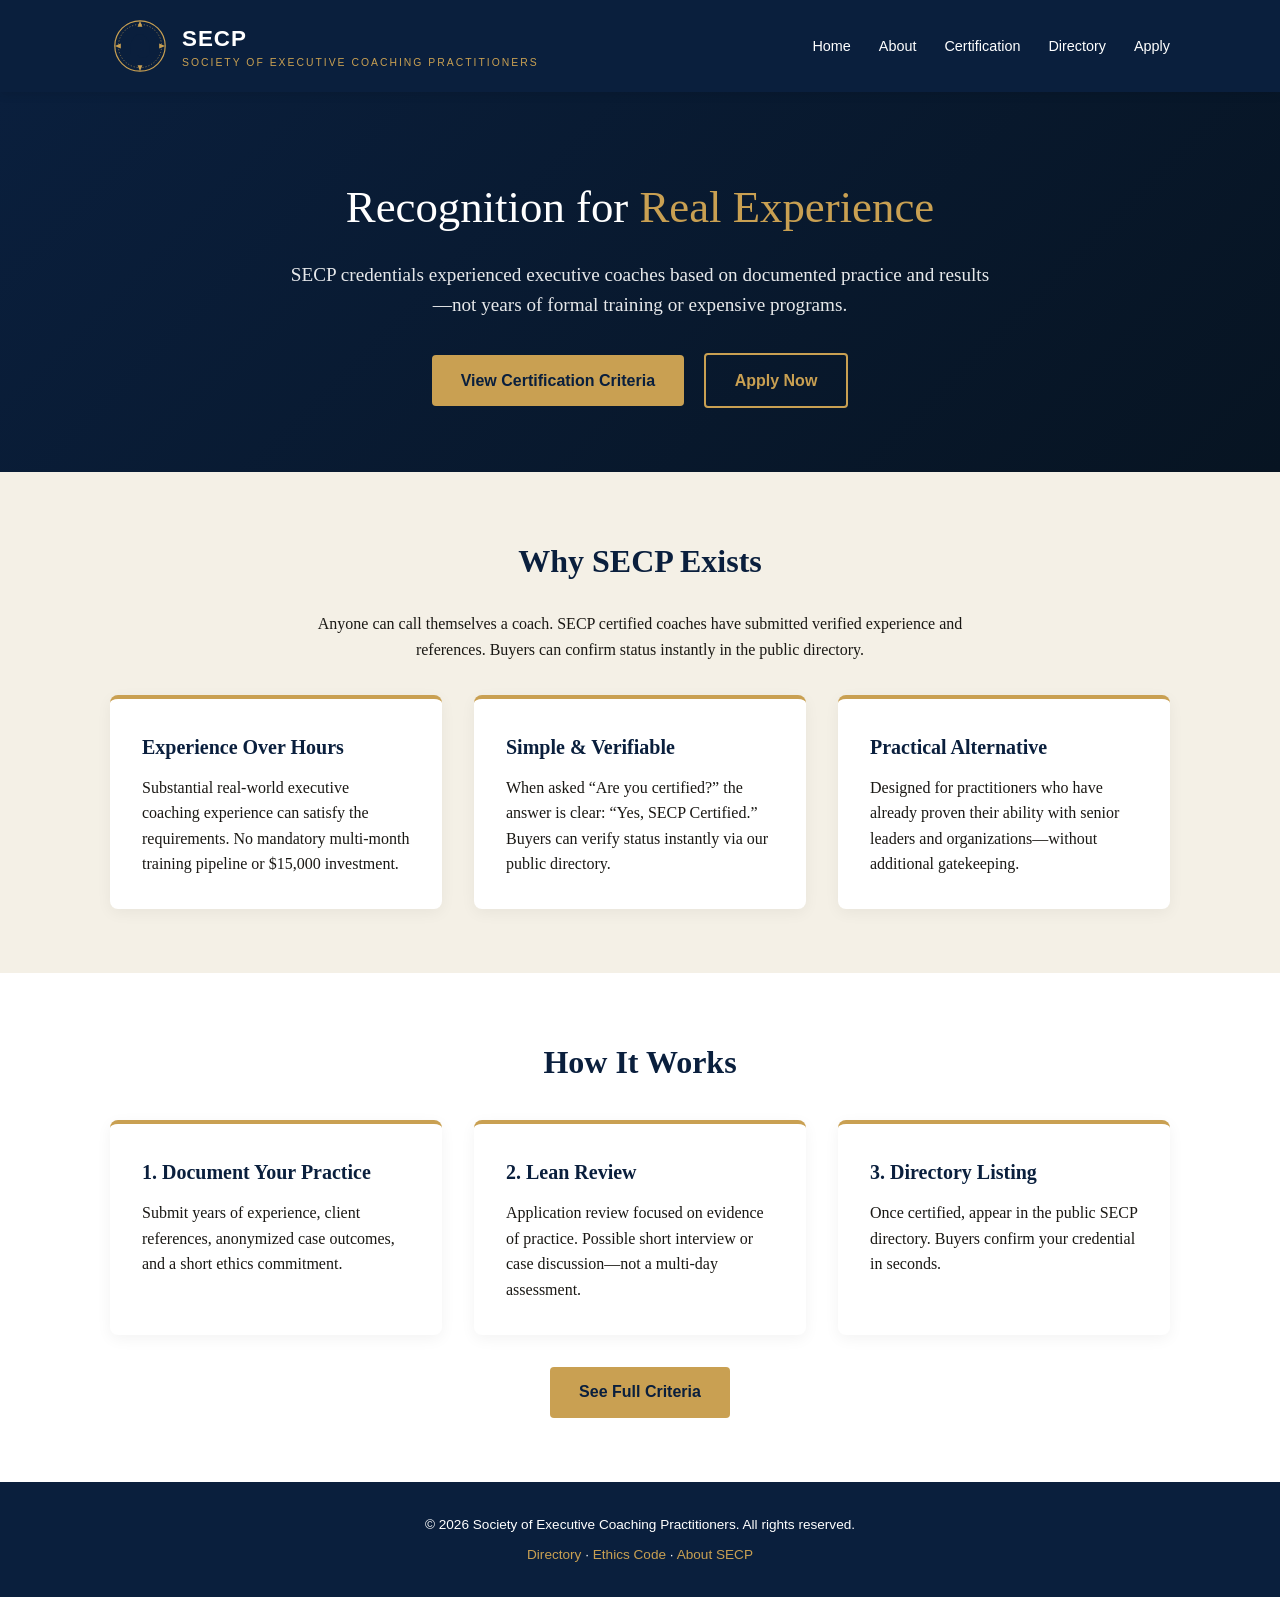
<file: index.html>
<!DOCTYPE html>
<html lang="en">
<head>
  <meta charset="UTF-8">
  <meta name="viewport" content="width=device-width, initial-scale=1.0">
  <title>Society of Executive Coaching Practitioners (SECP)</title>
  <link rel="stylesheet" href="css/style.css">
</head>
<body>
  <header>
    <div class="container header-inner">
      <a href="index.html" class="logo">
        <img src="images/logo.svg" alt="SECP Logo" style="height:60px; width:auto;">
        <div class="logo-text">SECP<span>SOCIETY OF EXECUTIVE COACHING PRACTITIONERS</span></div>
      </a>
      <nav>
        <a href="index.html">Home</a>
        <a href="about.html">About</a>
        <a href="criteria.html">Certification</a>
        <a href="directory.html">Directory</a>
        <a href="apply.html">Apply</a>
      </nav>
    </div>
  </header>

  <section class="hero">
    <div class="container">
      <h1>Recognition for <span class="accent">Real Experience</span></h1>
      <p>SECP credentials experienced executive coaches based on documented practice and results—not years of formal training or expensive programs.</p>
      <a href="criteria.html" class="btn">View Certification Criteria</a>
      <a href="apply.html" class="btn btn-outline">Apply Now</a>
    </div>
  </section>

  <section>
    <div class="container">
      <h2>Why SECP Exists</h2>
      <p style="text-align: center; max-width: 700px; margin: 0 auto 2rem;">Anyone can call themselves a coach. SECP certified coaches have submitted verified experience and references. Buyers can confirm status instantly in the public directory.</p>
      <div class="grid-3">
        <div class="card">
          <h3>Experience Over Hours</h3>
          <p>Substantial real-world executive coaching experience can satisfy the requirements. No mandatory multi-month training pipeline or $15,000 investment.</p>
        </div>
        <div class="card">
          <h3>Simple & Verifiable</h3>
          <p>When asked “Are you certified?” the answer is clear: “Yes, SECP Certified.” Buyers can verify status instantly via our public directory.</p>
        </div>
        <div class="card">
          <h3>Practical Alternative</h3>
          <p>Designed for practitioners who have already proven their ability with senior leaders and organizations—without additional gatekeeping.</p>
        </div>
      </div>
    </div>
  </section>

  <section style="background: white;">
    <div class="container">
      <h2>How It Works</h2>
      <div class="grid-3">
        <div class="card">
          <h3>1. Document Your Practice</h3>
          <p>Submit years of experience, client references, anonymized case outcomes, and a short ethics commitment.</p>
        </div>
        <div class="card">
          <h3>2. Lean Review</h3>
          <p>Application review focused on evidence of practice. Possible short interview or case discussion—not a multi-day assessment.</p>
        </div>
        <div class="card">
          <h3>3. Directory Listing</h3>
          <p>Once certified, appear in the public SECP directory. Buyers confirm your credential in seconds.</p>
        </div>
      </div>
      <p style="text-align: center; margin-top: 2rem;"><a href="criteria.html" class="btn">See Full Criteria</a></p>
    </div>
  </section>

  <footer>
    <div class="container">
      <p>&copy; 2026 Society of Executive Coaching Practitioners. All rights reserved.</p>
      <p style="margin-top: 0.5rem;"><a href="directory.html">Directory</a> · <a href="ethics.html">Ethics Code</a> · <a href="about.html">About SECP</a></p>
    </div>
  </footer>
</body>
</html>
</file>
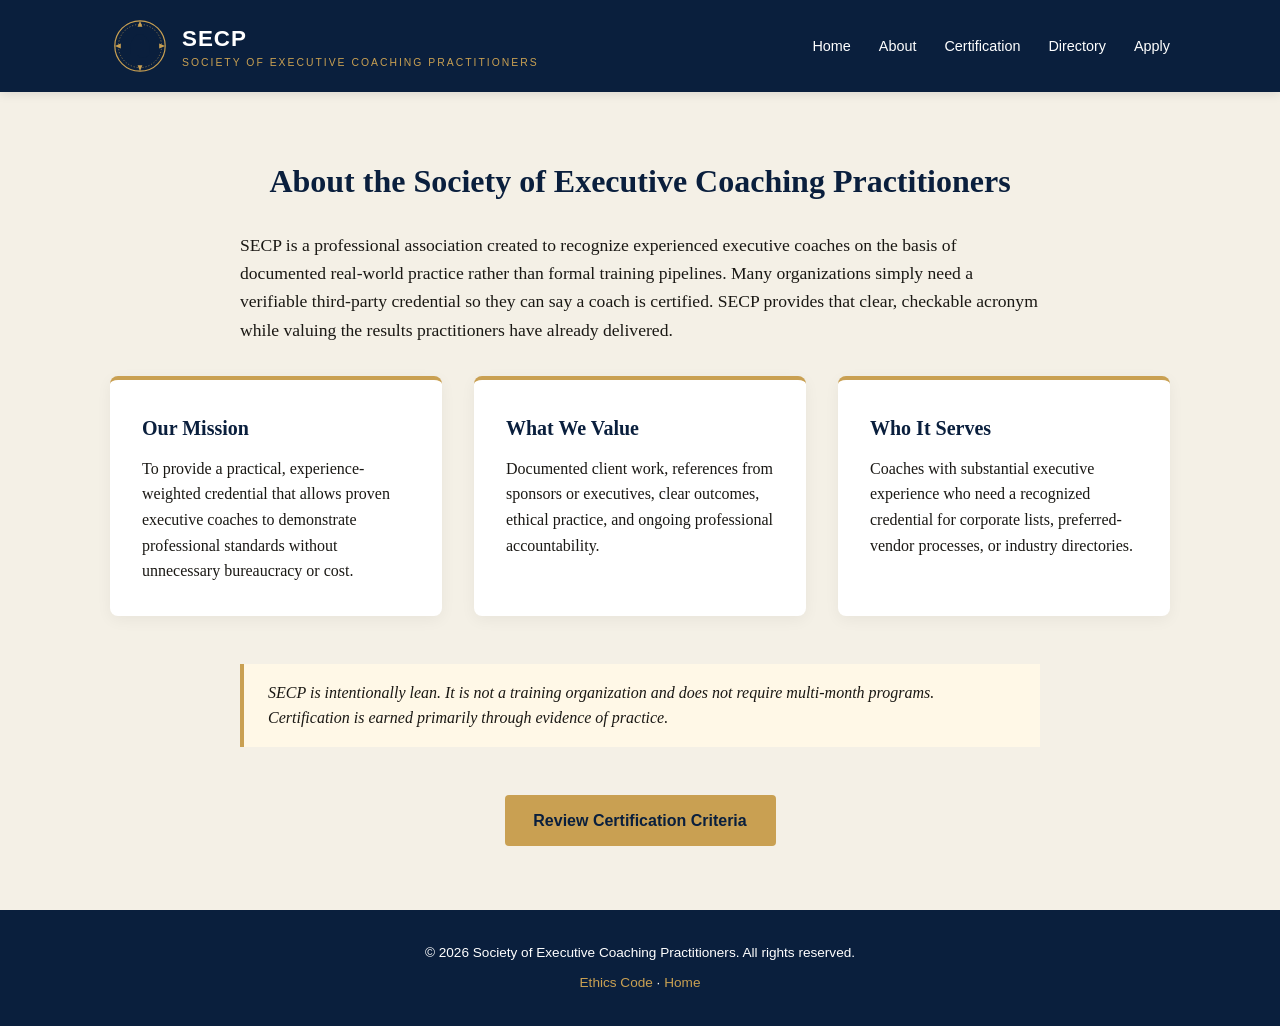
<file: about.html>
<!DOCTYPE html>
<html lang="en">
<head>
  <meta charset="UTF-8">
  <meta name="viewport" content="width=device-width, initial-scale=1.0">
  <title>About SECP | Society of Executive Coaching Practitioners</title>
  <link rel="stylesheet" href="css/style.css">
</head>
<body>
  <header>
    <div class="container header-inner">
      <a href="index.html" class="logo">
        <img src="images/logo.svg" alt="SECP Logo" style="height:60px; width:auto;">
        <div class="logo-text">SECP<span>SOCIETY OF EXECUTIVE COACHING PRACTITIONERS</span></div>
      </a>
      <nav>
        <a href="index.html">Home</a>
        <a href="about.html">About</a>
        <a href="criteria.html">Certification</a>
        <a href="directory.html">Directory</a>
        <a href="apply.html">Apply</a>
      </nav>
    </div>
  </header>

  <section>
    <div class="container">
      <h2>About the Society of Executive Coaching Practitioners</h2>
      <p style="max-width: 800px; margin: 0 auto 2rem; font-size: 1.1rem;">SECP is a professional association created to recognize experienced executive coaches on the basis of documented real-world practice rather than formal training pipelines. Many organizations simply need a verifiable third-party credential so they can say a coach is certified. SECP provides that clear, checkable acronym while valuing the results practitioners have already delivered.</p>

      <div class="grid-3">
        <div class="card">
          <h3>Our Mission</h3>
          <p>To provide a practical, experience-weighted credential that allows proven executive coaches to demonstrate professional standards without unnecessary bureaucracy or cost.</p>
        </div>
        <div class="card">
          <h3>What We Value</h3>
          <p>Documented client work, references from sponsors or executives, clear outcomes, ethical practice, and ongoing professional accountability.</p>
        </div>
        <div class="card">
          <h3>Who It Serves</h3>
          <p>Coaches with substantial executive experience who need a recognized credential for corporate lists, preferred-vendor processes, or industry directories.</p>
        </div>
      </div>

      <div class="note" style="max-width: 800px; margin: 3rem auto;">
        SECP is intentionally lean. It is not a training organization and does not require multi-month programs. Certification is earned primarily through evidence of practice.
      </div>

      <p style="text-align: center;"><a href="criteria.html" class="btn">Review Certification Criteria</a></p>
    </div>
  </section>

  <footer>
    <div class="container">
      <p>&copy; 2026 Society of Executive Coaching Practitioners. All rights reserved.</p>
      <p style="margin-top: 0.5rem;"><a href="ethics.html">Ethics Code</a> · <a href="index.html">Home</a></p>
    </div>
  </footer>
</body>
</html>
</file>
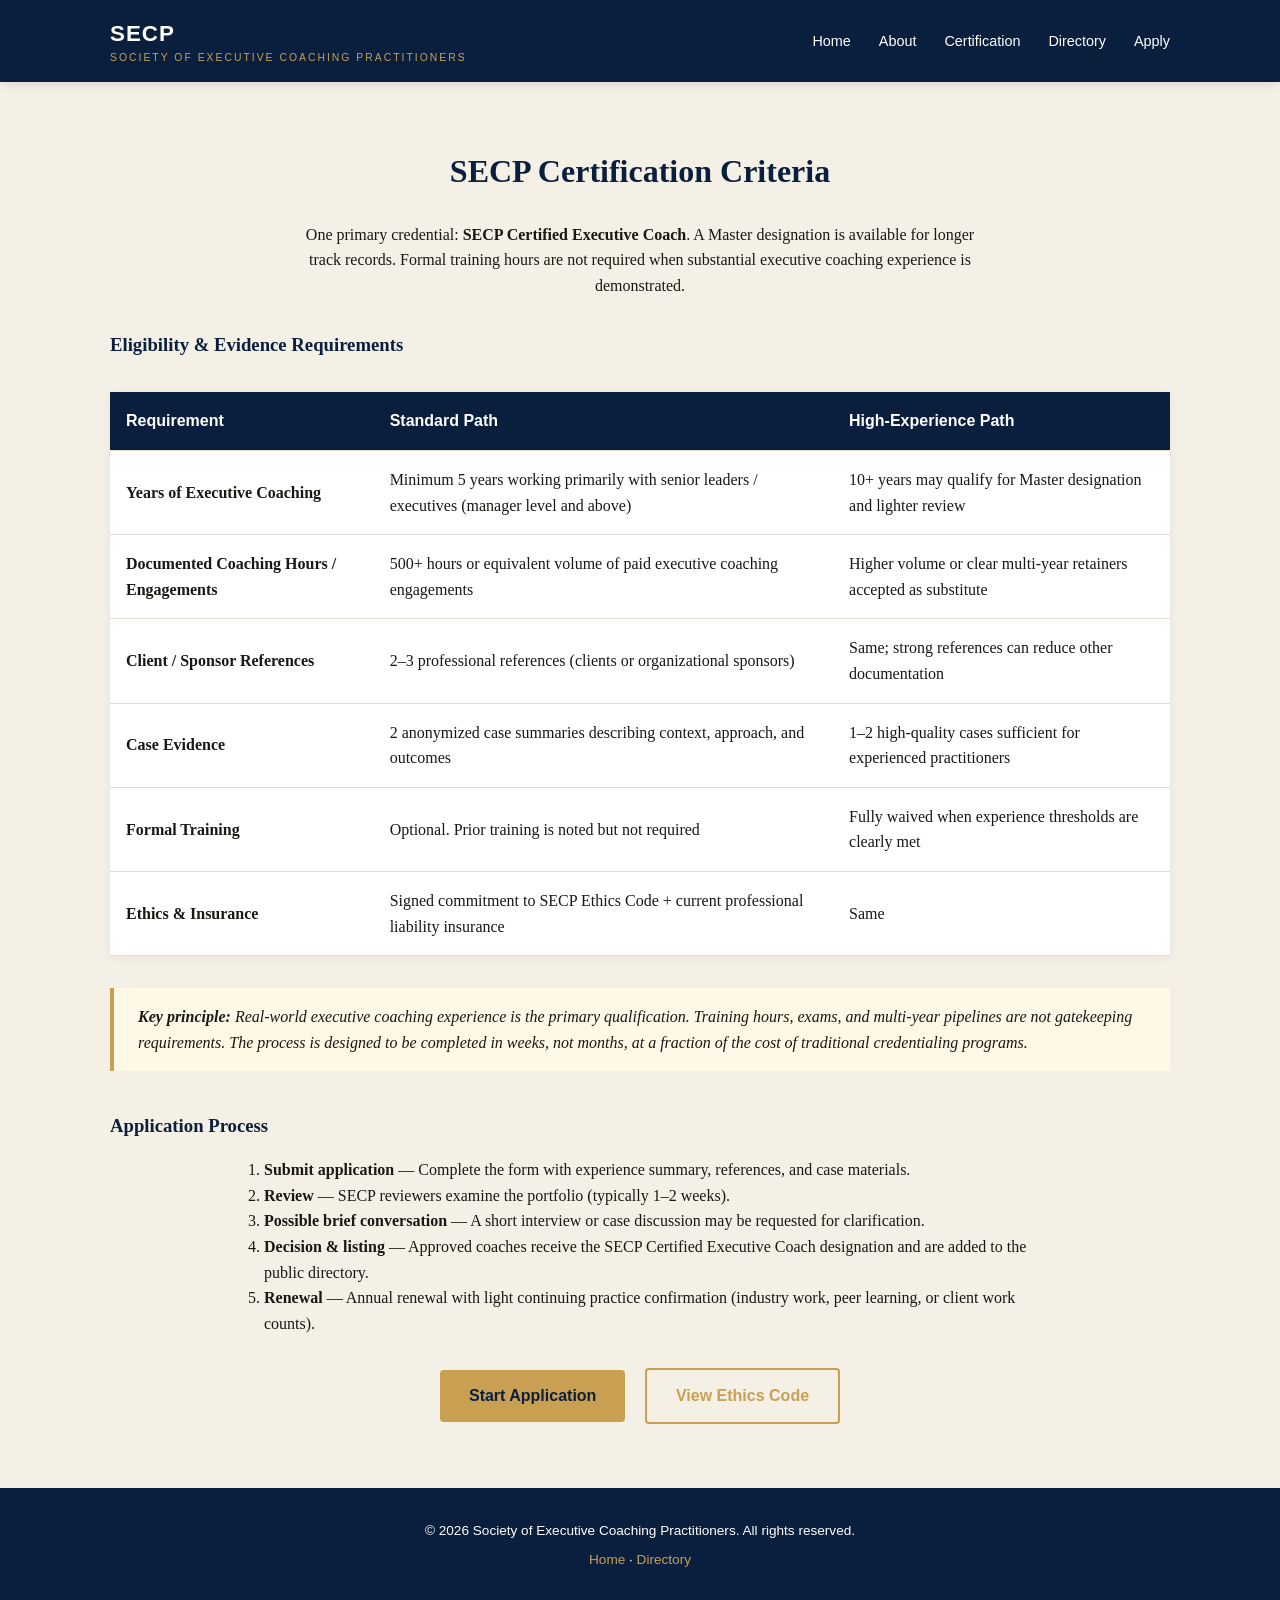
<file: criteria.html>
<!DOCTYPE html>
<html lang="en">
<head>
  <meta charset="UTF-8">
  <meta name="viewport" content="width=device-width, initial-scale=1.0">
  <title>Certification Criteria | SECP</title>
  <link rel="stylesheet" href="css/style.css">
</head>
<body>
  <header>
    <div class="container header-inner">
      <a href="index.html" class="logo">
        <div class="logo-text">SECP<span>SOCIETY OF EXECUTIVE COACHING PRACTITIONERS</span></div>
      </a>
      <nav>
        <a href="index.html">Home</a>
        <a href="about.html">About</a>
        <a href="criteria.html">Certification</a>
        <a href="directory.html">Directory</a>
        <a href="apply.html">Apply</a>
      </nav>
    </div>
  </header>

  <section>
    <div class="container">
      <h2>SECP Certification Criteria</h2>
      <p style="text-align: center; max-width: 700px; margin: 0 auto 2rem;">One primary credential: <strong>SECP Certified Executive Coach</strong>. A Master designation is available for longer track records. Formal training hours are not required when substantial executive coaching experience is demonstrated.</p>

      <h3 style="color: var(--navy); margin-top: 2rem;">Eligibility & Evidence Requirements</h3>
      <table class="criteria-table">
        <thead>
          <tr>
            <th>Requirement</th>
            <th>Standard Path</th>
            <th>High-Experience Path</th>
          </tr>
        </thead>
        <tbody>
          <tr>
            <td><strong>Years of Executive Coaching</strong></td>
            <td>Minimum 5 years working primarily with senior leaders / executives (manager level and above)</td>
            <td>10+ years may qualify for Master designation and lighter review</td>
          </tr>
          <tr>
            <td><strong>Documented Coaching Hours / Engagements</strong></td>
            <td>500+ hours or equivalent volume of paid executive coaching engagements</td>
            <td>Higher volume or clear multi-year retainers accepted as substitute</td>
          </tr>
          <tr>
            <td><strong>Client / Sponsor References</strong></td>
            <td>2–3 professional references (clients or organizational sponsors)</td>
            <td>Same; strong references can reduce other documentation</td>
          </tr>
          <tr>
            <td><strong>Case Evidence</strong></td>
            <td>2 anonymized case summaries describing context, approach, and outcomes</td>
            <td>1–2 high-quality cases sufficient for experienced practitioners</td>
          </tr>
          <tr>
            <td><strong>Formal Training</strong></td>
            <td>Optional. Prior training is noted but not required</td>
            <td>Fully waived when experience thresholds are clearly met</td>
          </tr>
          <tr>
            <td><strong>Ethics & Insurance</strong></td>
            <td>Signed commitment to SECP Ethics Code + current professional liability insurance</td>
            <td>Same</td>
          </tr>
        </tbody>
      </table>

      <div class="note">
        <strong>Key principle:</strong> Real-world executive coaching experience is the primary qualification. Training hours, exams, and multi-year pipelines are not gatekeeping requirements. The process is designed to be completed in weeks, not months, at a fraction of the cost of traditional credentialing programs.
      </div>

      <h3 style="color: var(--navy); margin-top: 2.5rem;">Application Process</h3>
      <ol style="max-width: 800px; margin: 1rem auto; padding-left: 1.5rem;">
        <li><strong>Submit application</strong> — Complete the form with experience summary, references, and case materials.</li>
        <li><strong>Review</strong> — SECP reviewers examine the portfolio (typically 1–2 weeks).</li>
        <li><strong>Possible brief conversation</strong> — A short interview or case discussion may be requested for clarification.</li>
        <li><strong>Decision & listing</strong> — Approved coaches receive the SECP Certified Executive Coach designation and are added to the public directory.</li>
        <li><strong>Renewal</strong> — Annual renewal with light continuing practice confirmation (industry work, peer learning, or client work counts).</li>
      </ol>

      <p style="text-align: center; margin-top: 2rem;">
        <a href="apply.html" class="btn">Start Application</a>
        <a href="ethics.html" class="btn btn-outline">View Ethics Code</a>
      </p>
    </div>
  </section>

  <footer>
    <div class="container">
      <p>&copy; 2026 Society of Executive Coaching Practitioners. All rights reserved.</p>
      <p style="margin-top: 0.5rem;"><a href="index.html">Home</a> · <a href="directory.html">Directory</a></p>
    </div>
  </footer>
</body>
</html>
</file>
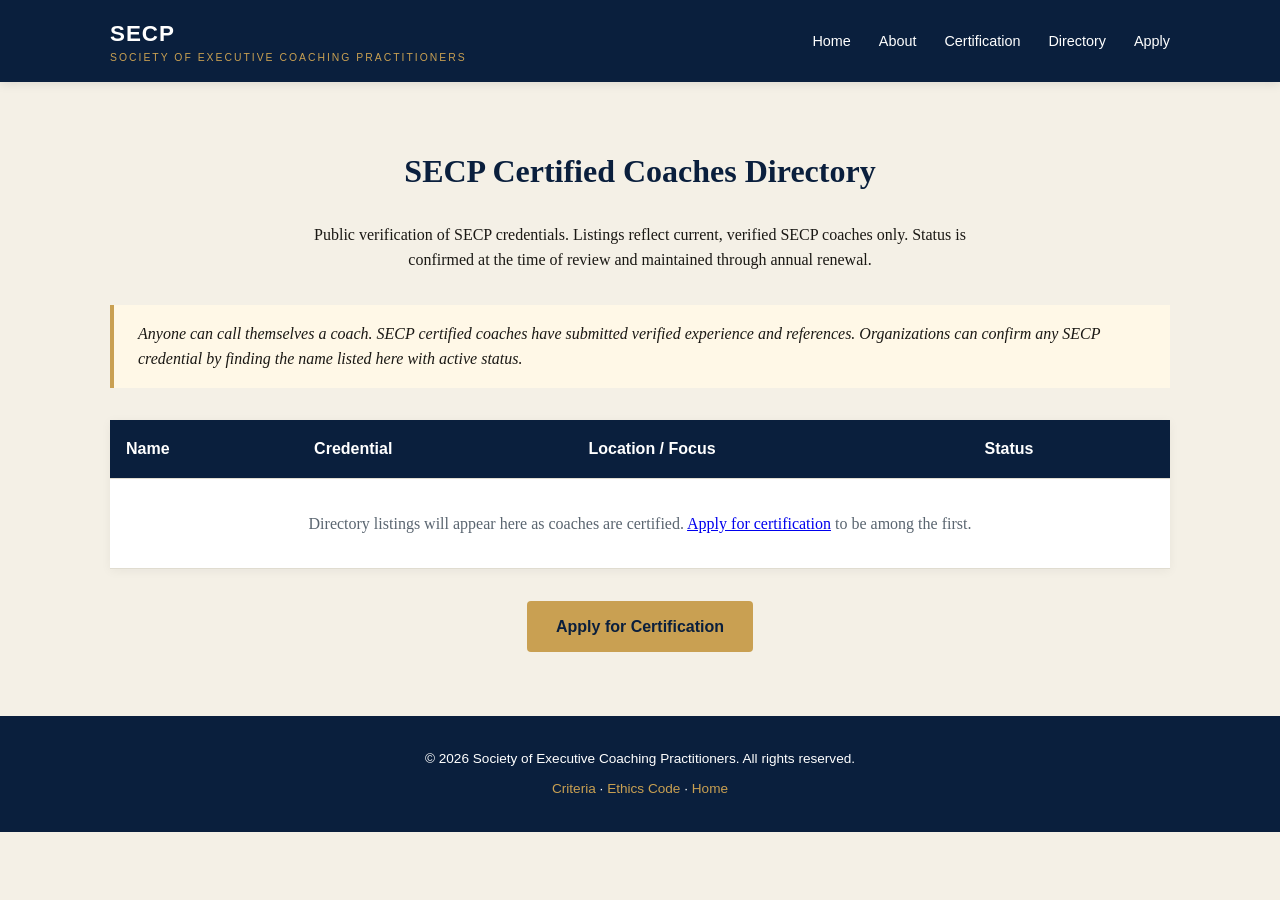
<file: directory.html>
<!DOCTYPE html>
<html lang="en">
<head>
  <meta charset="UTF-8">
  <meta name="viewport" content="width=device-width, initial-scale=1.0">
  <title>Directory | SECP Certified Coaches</title>
  <link rel="stylesheet" href="css/style.css">
</head>
<body>
  <header>
    <div class="container header-inner">
      <a href="index.html" class="logo">
        <div class="logo-text">SECP<span>SOCIETY OF EXECUTIVE COACHING PRACTITIONERS</span></div>
      </a>
      <nav>
        <a href="index.html">Home</a>
        <a href="about.html">About</a>
        <a href="criteria.html">Certification</a>
        <a href="directory.html">Directory</a>
        <a href="apply.html">Apply</a>
      </nav>
    </div>
  </header>

  <section>
    <div class="container">
      <h2>SECP Certified Coaches Directory</h2>
      <p style="text-align: center; max-width: 700px; margin: 0 auto 2rem;">Public verification of SECP credentials. Listings reflect current, verified SECP coaches only. Status is confirmed at the time of review and maintained through annual renewal.</p>

      <div class="note">
        Anyone can call themselves a coach. SECP certified coaches have submitted verified experience and references. Organizations can confirm any SECP credential by finding the name listed here with active status.
      </div>

      <table class="criteria-table">
        <thead>
          <tr>
            <th>Name</th>
            <th>Credential</th>
            <th>Location / Focus</th>
            <th>Status</th>
          </tr>
        </thead>
        <tbody>
          <tr>
            <td colspan="4" style="text-align: center; padding: 2rem; color: var(--muted);">Directory listings will appear here as coaches are certified. <a href="apply.html">Apply for certification</a> to be among the first.</td>
          </tr>
        </tbody>
      </table>

      <p style="text-align: center; margin-top: 2rem;"><a href="apply.html" class="btn">Apply for Certification</a></p>
    </div>
  </section>

  <footer>
    <div class="container">
      <p>&copy; 2026 Society of Executive Coaching Practitioners. All rights reserved.</p>
      <p style="margin-top: 0.5rem;"><a href="criteria.html">Criteria</a> · <a href="ethics.html">Ethics Code</a> · <a href="index.html">Home</a></p>
    </div>
  </footer>
</body>
</html>
</file>
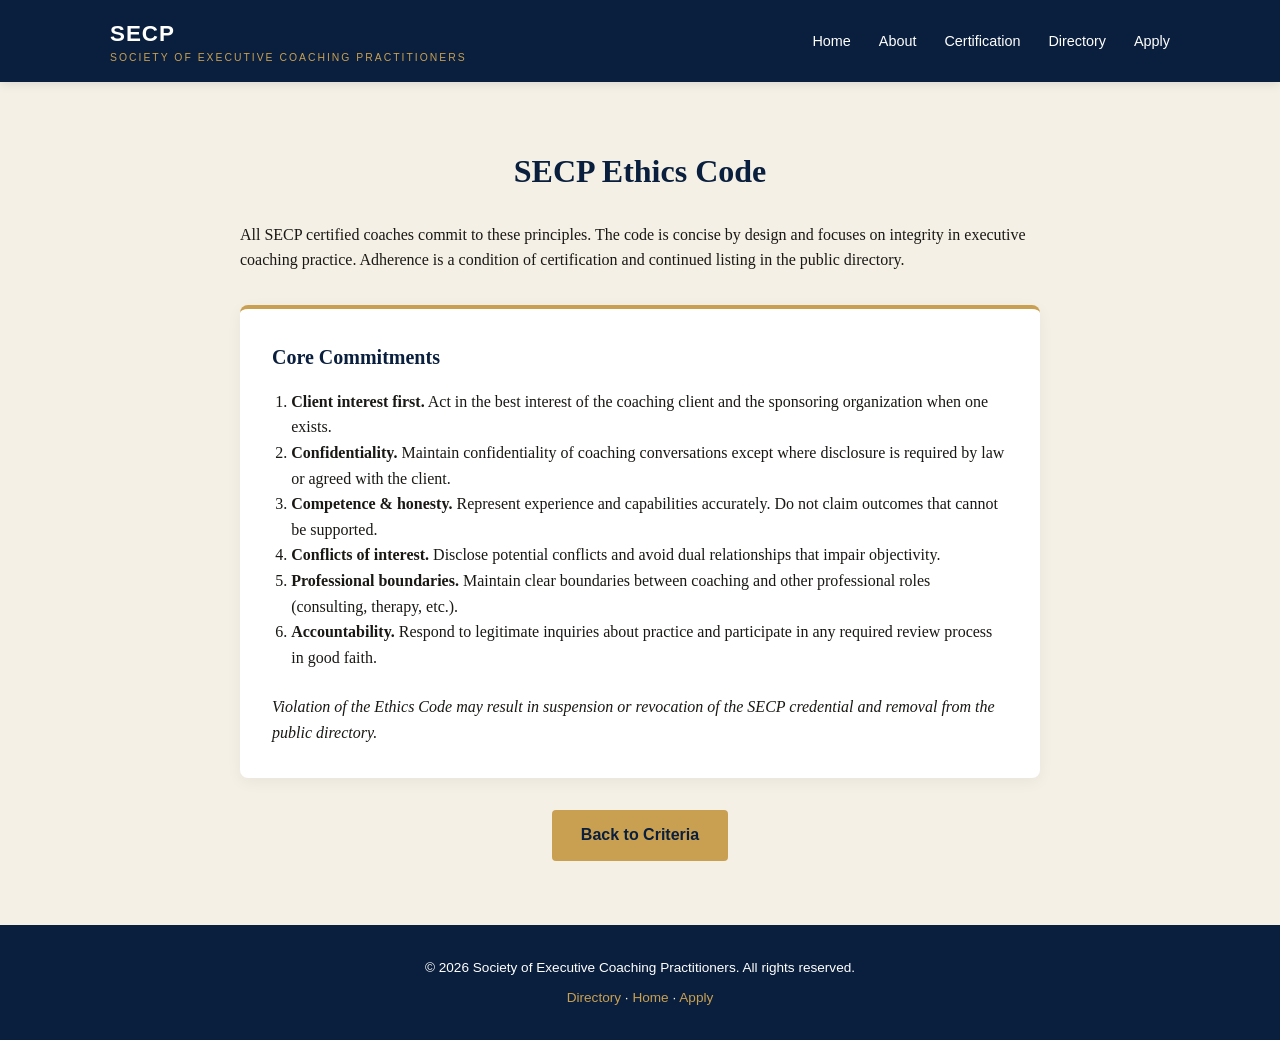
<file: ethics.html>
<!DOCTYPE html>
<html lang="en">
<head>
  <meta charset="UTF-8">
  <meta name="viewport" content="width=device-width, initial-scale=1.0">
  <title>Ethics Code | SECP</title>
  <link rel="stylesheet" href="css/style.css">
</head>
<body>
  <header>
    <div class="container header-inner">
      <a href="index.html" class="logo">
        <div class="logo-text">SECP<span>SOCIETY OF EXECUTIVE COACHING PRACTITIONERS</span></div>
      </a>
      <nav>
        <a href="index.html">Home</a>
        <a href="about.html">About</a>
        <a href="criteria.html">Certification</a>
        <a href="directory.html">Directory</a>
        <a href="apply.html">Apply</a>
      </nav>
    </div>
  </header>

  <section>
    <div class="container">
      <h2>SECP Ethics Code</h2>
      <p style="max-width: 800px; margin: 0 auto 2rem;">All SECP certified coaches commit to these principles. The code is concise by design and focuses on integrity in executive coaching practice. Adherence is a condition of certification and continued listing in the public directory.</p>

      <div class="card" style="max-width: 800px; margin: 0 auto;">
        <h3>Core Commitments</h3>
        <ol style="margin: 1rem 0 0 1.2rem;">
          <li><strong>Client interest first.</strong> Act in the best interest of the coaching client and the sponsoring organization when one exists.</li>
          <li><strong>Confidentiality.</strong> Maintain confidentiality of coaching conversations except where disclosure is required by law or agreed with the client.</li>
          <li><strong>Competence & honesty.</strong> Represent experience and capabilities accurately. Do not claim outcomes that cannot be supported.</li>
          <li><strong>Conflicts of interest.</strong> Disclose potential conflicts and avoid dual relationships that impair objectivity.</li>
          <li><strong>Professional boundaries.</strong> Maintain clear boundaries between coaching and other professional roles (consulting, therapy, etc.).</li>
          <li><strong>Accountability.</strong> Respond to legitimate inquiries about practice and participate in any required review process in good faith.</li>
        </ol>
        <p style="margin-top: 1.5rem; font-style: italic;">Violation of the Ethics Code may result in suspension or revocation of the SECP credential and removal from the public directory.</p>
      </div>

      <p style="text-align: center; margin-top: 2rem;"><a href="criteria.html" class="btn">Back to Criteria</a></p>
    </div>
  </section>

  <footer>
    <div class="container">
      <p>&copy; 2026 Society of Executive Coaching Practitioners. All rights reserved.</p>
      <p style="margin-top: 0.5rem;"><a href="directory.html">Directory</a> · <a href="index.html">Home</a> · <a href="apply.html">Apply</a></p>
    </div>
  </footer>
</body>
</html>
</file>
<file: css/style.css>
:root {
  --navy: #0a1f3d;
  --navy-dark: #071422;
  --gold: #c9a052;
  --gold-light: #e8d5a3;
  --cream: #f4f0e6;
  --slate: #1f2634;
  --text: #1a1814;
  --muted: #5a6570;
  --white: #ffffff;
  --border: #e0dcd0;
}

* {
  margin: 0;
  padding: 0;
  box-sizing: border-box;
}

body {
  font-family: 'Georgia', 'Times New Roman', serif;
  color: var(--text);
  background: var(--cream);
  line-height: 1.6;
}

.container {
  max-width: 1100px;
  margin: 0 auto;
  padding: 0 20px;
}

header {
  background: var(--navy);
  color: var(--white);
  padding: 1rem 0;
  position: sticky;
  top: 0;
  z-index: 100;
  box-shadow: 0 2px 10px rgba(0,0,0,0.1);
}

.header-inner {
  display: flex;
  justify-content: space-between;
  align-items: center;
}

.logo {
  display: flex;
  align-items: center;
  gap: 12px;
  text-decoration: none;
  color: var(--white);
}

.logo-text {
  font-family: 'Arial', sans-serif;
  font-weight: 700;
  font-size: 1.4rem;
  letter-spacing: 1px;
}

.logo-text span {
  display: block;
  font-size: 0.65rem;
  font-weight: 400;
  letter-spacing: 2px;
  color: var(--gold);
  margin-top: -2px;
}

nav a {
  color: var(--white);
  text-decoration: none;
  margin-left: 1.5rem;
  font-family: 'Arial', sans-serif;
  font-size: 0.9rem;
  font-weight: 500;
  transition: color 0.2s;
}

nav a:hover {
  color: var(--gold);
}

.hero {
  background: linear-gradient(135deg, var(--navy) 0%, var(--navy-dark) 100%);
  color: var(--white);
  padding: 5rem 0 4rem;
  text-align: center;
}

.hero h1 {
  font-size: 2.8rem;
  margin-bottom: 1rem;
  font-weight: 400;
}

.hero .accent {
  color: var(--gold);
}

.hero p {
  font-size: 1.2rem;
  max-width: 700px;
  margin: 0 auto 2rem;
  opacity: 0.9;
}

.btn {
  display: inline-block;
  background: var(--gold);
  color: var(--navy);
  padding: 0.8rem 1.8rem;
  text-decoration: none;
  font-family: 'Arial', sans-serif;
  font-weight: 600;
  border-radius: 4px;
  transition: background 0.2s;
}

.btn:hover {
  background: var(--gold-light);
}

.btn-outline {
  background: transparent;
  border: 2px solid var(--gold);
  color: var(--gold);
  margin-left: 1rem;
}

.btn-outline:hover {
  background: var(--gold);
  color: var(--navy);
}

section {
  padding: 4rem 0;
}

section h2 {
  font-size: 2rem;
  color: var(--navy);
  margin-bottom: 1.5rem;
  text-align: center;
}

.grid-3 {
  display: grid;
  grid-template-columns: repeat(auto-fit, minmax(280px, 1fr));
  gap: 2rem;
  margin-top: 2rem;
}

.card {
  background: var(--white);
  padding: 2rem;
  border-radius: 8px;
  box-shadow: 0 4px 15px rgba(0,0,0,0.05);
  border-top: 4px solid var(--gold);
}

.card h3 {
  color: var(--navy);
  margin-bottom: 0.75rem;
  font-size: 1.25rem;
}

.criteria-table {
  width: 100%;
  border-collapse: collapse;
  background: var(--white);
  margin: 2rem 0;
  box-shadow: 0 2px 10px rgba(0,0,0,0.05);
}

.criteria-table th,
.criteria-table td {
  padding: 1rem;
  text-align: left;
  border-bottom: 1px solid var(--border);
}

.criteria-table th {
  background: var(--navy);
  color: var(--white);
  font-family: 'Arial', sans-serif;
}

.criteria-table tr:hover {
  background: #faf8f4;
}

.note {
  background: #fff8e7;
  border-left: 4px solid var(--gold);
  padding: 1rem 1.5rem;
  margin: 1.5rem 0;
  font-style: italic;
}

footer {
  background: var(--navy);
  color: var(--white);
  padding: 2rem 0;
  text-align: center;
  font-family: 'Arial', sans-serif;
  font-size: 0.85rem;
}

footer a {
  color: var(--gold);
  text-decoration: none;
}

@media (max-width: 768px) {
  .hero h1 { font-size: 2rem; }
  nav { display: none; }
  .header-inner { flex-direction: column; gap: 1rem; }
}
</file>
